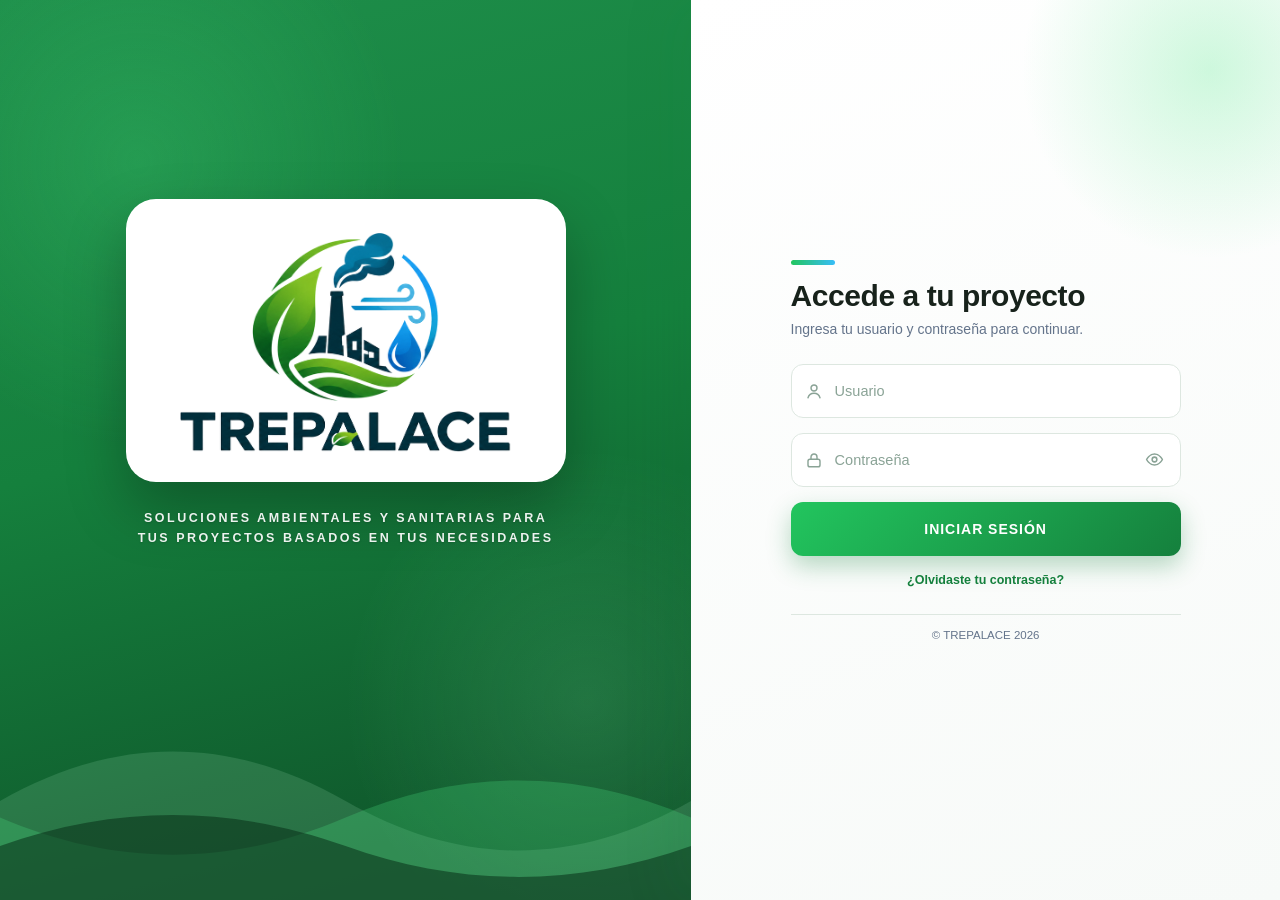
<file: index.html>
<!DOCTYPE html>
<html lang="es">
<head>
<meta charset="UTF-8">
<title>Trepalace</title>
<meta name="viewport" content="width=device-width, initial-scale=1.0">

<link rel="stylesheet" href="css/estilos.css">
</head>

<body class="modo-hub">

<!-- =======================================================
   INICIO DE SESION
   ======================================================= -->
<div id="login-wrap">
  <section class="lg-visual">
    <div class="lg-capa" id="lg-viento"></div>
    <div class="lg-capa" id="lg-burb"></div>
    <div class="lg-capa" id="lg-hojas"></div>
    <div class="lg-centro">
      <div class="lg-logo"><img class="em" alt="" src="img/logo_emblema.png"><img class="tx" alt="TREPALACE" src="img/logo_nombre.png"></div>
      <div class="lg-lema">Soluciones ambientales y sanitarias para tus proyectos basados en tus necesidades</div>
    </div>
    <div class="lg-olas" aria-hidden="true">
      <div class="lg-ola lg-o1"><svg viewBox="0 0 1200 120" preserveAspectRatio="none"><path d="M0 60 C100 20 200 20 300 60 S500 100 600 60 S800 20 900 60 S1100 100 1200 60 V120H0Z"/></svg></div>
      <div class="lg-ola lg-o2"><svg viewBox="0 0 1200 120" preserveAspectRatio="none"><path d="M0 70 C100 100 200 100 300 70 S500 40 600 70 S800 100 900 70 S1100 40 1200 70 V120H0Z"/></svg></div>
      <div class="lg-ola lg-o3"><svg viewBox="0 0 1200 120" preserveAspectRatio="none"><path d="M0 80 C100 55 200 55 300 80 S500 105 600 80 S800 55 900 80 S1100 105 1200 80 V120H0Z"/></svg></div>
    </div>
  </section>
  <section class="lg-lado">
    <div id="lg-card">
      <div class="lg-barra"></div>
      <h2>Accede a tu proyecto</h2>
      <p class="lg-sub">Ingresa tu usuario y contraseña para continuar.</p>
      <div class="lg-campo">
        <input id="lg-u" placeholder=" " autocomplete="username"><label for="lg-u">Usuario</label>
        <svg class="ico" viewBox="0 0 24 24" fill="none" stroke="currentColor" stroke-width="1.9" stroke-linecap="round" stroke-linejoin="round"><circle cx="12" cy="8" r="4"/><path d="M4 21c1.2-4 4.2-6 8-6s6.8 2 8 6"/></svg>
      </div>
      <div class="lg-campo">
        <input id="lg-p" type="password" placeholder=" " autocomplete="current-password"><label for="lg-p">Contraseña</label>
        <svg class="ico" viewBox="0 0 24 24" fill="none" stroke="currentColor" stroke-width="1.9" stroke-linecap="round" stroke-linejoin="round"><rect x="4" y="11" width="16" height="10" rx="2.5"/><path d="M8 11V8a4 4 0 0 1 8 0v3"/></svg>
        <button type="button" class="lg-ojo" id="lg-ojo" aria-label="Mostrar u ocultar contraseña"><svg viewBox="0 0 24 24" fill="none" stroke="currentColor" stroke-width="1.9" stroke-linecap="round" stroke-linejoin="round"><path d="M2 12s3.6-7 10-7 10 7 10 7-3.6 7-10 7S2 12 2 12z"/><circle cx="12" cy="12" r="3"/></svg></button>
      </div>
      <div id="login-err" role="alert"></div>
      <button id="lg-btn" type="button" onclick="lgEntrar()"><span class="txt">INICIAR SESIÓN</span><span class="giro"></span></button>
      <button type="button" class="lg-olvido" onclick="var e=document.getElementById('login-err');e.textContent='Solicita el restablecimiento de tu contraseña al administrador del proyecto.';e.style.display='block'">¿Olvidaste tu contraseña?</button>
      <div class="lg-pie">© TREPALACE 2026 </div>
    </div>
  </section>
</div>

<!-- =======================================================
   PANTALLA PRINCIPAL DE PROYECTOS 
   ======================================================= -->
<div id="hub">
  <header class="hub-top">
    <div class="marca"><img class="em" alt="" src="img/logo_emblema.png"><img class="tx" alt="TREPALACE" src="img/logo_nombre.png"></div>
    <div class="esp"></div>
    <div class="hub-usr"><span class="sb-av" id="hub-av">?</span><div><b id="hub-nom"></b><small>Sesión activa</small></div></div>
    <button class="hub-salir" onclick="lgSalir()"><span data-ic="salir"></span>Salir</button>
  </header>
  <main class="hub-main">
    <section class="hub-hero">
      <div>
        <div class="eyebrow">Plataforma de diseño</div>
        <h1 id="hub-saludo">Bienvenido</h1>
        <p>Herramienta de cálculo y diseño de infraestructura para agua potable, saneamiento básico y residuos sólidos, basada en el Reglamento Técnico del Sector de Agua Potable y Saneamiento Básico (RAS) y la normativa colombiana vigente. Selecciona el tipo de proyecto para iniciar o continuar su memoria de cálculo.</p>
      </div>
      <div class="em-grande" aria-hidden="true"><img alt="" src="img/logo_emblema.png"></div>
    </section>
    <div class="hub-resumen" id="hub-resumen"></div>
    <div class="dash-h"><h2>¿Qué vas a diseñar hoy?</h2></div>
    <div class="tipo-grid" id="tipo-grid"></div>
  </main>
</div>

<!-- =======================================================
   BARRA SUPERIOR EN CELULAR 
   ======================================================= -->
<header class="m-bar" id="m-bar"><button class="sb-burger" id="sb-burger" aria-label="Abrir menú" aria-controls="topbar" aria-expanded="false" onclick="sbAbrirMovil()"><span data-ic="menu"></span></button><div class="m-logo"><img class="em" alt="" src="img/logo_emblema.png"><img class="tx" alt="TREPALACE" src="img/logo_nombre.png"></div></header>
<div class="sb-scrim" id="sb-scrim" onclick="sbCerrarMovil()"></div>
<nav class="rail" id="rail" aria-label="Tipos de proyecto">
  <div class="rail-logo"><img src="img/logo_emblema.png" alt="TREPALACE"></div>
  <button class="rail-btn" data-tip="Todos los proyectos" aria-label="Todos los proyectos" onclick="mostrarProyectos()"><span data-ic="grid"></span></button>
  <div class="rail-sep"></div>
  <div id="rail-tipos" style="display:flex;flex-direction:column;gap:6px"></div>
  <div class="rail-esp"></div>
  <div class="sb-av" id="rail-av">?</div>
  <button class="rail-btn rail-out" data-tip="Cerrar sesión" aria-label="Cerrar sesión" onclick="lgSalir()"><span data-ic="salir"></span></button>
</nav>

<!-- =======================================================
   BARRA LATERAL
   ======================================================= -->
<aside class="sb" id="topbar" aria-label="Navegación principal">
  <div class="sb-head"><div id="sb-marca" style="display:contents"></div>
    <button class="sb-collapse" id="sb-collapse" onclick="sbAlternar()" aria-expanded="true" aria-label="Contraer menú" title="Contraer menú"><span data-ic="colapsar"></span></button></div>
  <nav class="sb-scroll"></nav>
  <div class="sb-foot"><div class="lbl">Cuenta</div><div class="sb-usr"><div class="sb-av" id="sb-av">?</div><div class="sb-who"><span class="tb-user" id="tb-user"></span><small id="sb-ses">Sesión activa</small></div>
    <button class="tb-out" onclick="lgSalir()" title="Cerrar sesión" aria-label="Cerrar sesión"><span data-ic="salir"></span><span class="lb">Salir</span></button></div></div>
</aside>
<div class="ui-toast" id="ui-toast" role="status" aria-live="polite"></div>


<div class="overlay" id="overlay">
  <div class="modal-box" id="modal-box" role="alertdialog" aria-modal="true" aria-labelledby="modal-title" aria-describedby="modal-msg">
    <div class="md-head"><span class="md-ico" id="modal-ico"></span><h3 id="modal-title"></h3></div>
    <p id="modal-msg"></p>
    <div class="md-actions"><button class="btn btn-cancel" onclick="cerrarModal()">Cancelar</button><button class="btn btn-ok" id="modal-ok" onclick="modalAceptar()">Aceptar</button></div>
  </div>
</div>


<!-- =======================================================
   1. NÚCLEO (general, sin datos de ningún módulo)
   ======================================================= -->
<!-- Configuración: usuarios, TIPOS de proyecto (estado, descripción, imagen), grupos del menú e iconos -->
<script src="js/nucleo/configuracion.js"></script>
<!-- Utilidades: formato de números, redondeo, escape -->
<script src="js/nucleo/utilidades.js"></script>
<!-- Campos de formulario y tablas compartidas -->
<script src="js/nucleo/campos.js"></script>
<!-- Registro de módulos (MODULOS) y filtro por tipo de proyecto -->
<script src="js/nucleo/registro_modulos.js"></script>
<!-- Guardado en el navegador y archivo .json (separado por tipo de proyecto) -->
<script src="js/nucleo/almacenamiento.js"></script>
<!-- Revisión de errores, advertencias y avisos -->
<script src="js/nucleo/revision.js"></script>
<!-- Memoria de cálculo desplegable -->
<script src="js/nucleo/memoria.js"></script>
<!-- Cotas y marcadores comunes de los dibujos SVG -->
<script src="js/nucleo/svg_comun.js"></script>
<!-- Inicio y cierre de sesión -->
<script src="js/nucleo/sesion.js"></script>
<!-- Decoración animada del login (hojas y viento) -->
<script src="js/nucleo/login_decor.js"></script>
<!-- Pantalla principal de proyectos, riel lateral y cambio de tipo -->
<script src="js/nucleo/proyectos.js"></script>
<!-- Menú, vistas, Inicio de cada tipo e impresión -->
<script src="js/nucleo/navegacion.js"></script>
<!-- Recálculo automático al editar un campo -->
<script src="js/nucleo/autocalculo.js"></script>

<!-- =======================================================
   2. STAR · SISTEMAS DE TRATAMIENTO DE AGUA RESIDUAL (js/modulos/star/)
   ======================================================= -->
<!-- Datos preliminares: tablas del RAS (dotaciones, niveles de complejidad, coeficientes, infiltración) -->
<script src="js/modulos/star/datos_preliminares/tablas.js"></script>
<script src="js/modulos/star/datos_preliminares/datos_preliminares.js"></script>
<!-- Términos de referencia: rangos, tarjetas de parámetros y ventana del proyecto -->
<script src="js/modulos/star/terminos_referencia/rangos.js"></script>
<script src="js/modulos/star/terminos_referencia/tarjetas.js"></script>
<script src="js/modulos/star/terminos_referencia/terminos_referencia.js"></script>
<!-- Proyección poblacional: censos DANE y métodos lineal, geométrico y exponencial -->
<script src="js/modulos/star/proyeccion_poblacional/dane_datos.js"></script>
<script src="js/modulos/star/proyeccion_poblacional/proyeccion_poblacional.js"></script>
<!-- Caudal de diseño: doméstico, no doméstico, infiltración y conexiones erradas -->
<script src="js/modulos/star/caudal/caudal.js"></script>
<!-- Rejilla: cribado, dimensiones, barrotes y pérdidas de carga (dibujo + cálculo) -->
<script src="js/modulos/star/rejilla/rejilla_svg.js"></script>
<script src="js/modulos/star/rejilla/rejilla.js"></script>
<!-- Aducción: canal y tubería entre rejilla y desarenador, golpe de ariete (dibujo + cálculo) -->
<script src="js/modulos/star/aduccion/aduccion_svg.js"></script>
<script src="js/modulos/star/aduccion/aduccion.js"></script>
<!-- Desarenador: remoción de arena fina por sedimentación (dibujo + cálculo) -->
<script src="js/modulos/star/desarenador/desarenador_svg.js"></script>
<script src="js/modulos/star/desarenador/desarenador.js"></script>
<!-- Canaleta Parshall: garganta, resalto hidráulico, gradiente de velocidad y cresta (dibujo + cálculo) -->
<script src="js/modulos/star/parshall/parshall_svg.js"></script>
<script src="js/modulos/star/parshall/parshall.js"></script>
<!-- Próximamente: Módulo 7 (clarificación) y Módulo 8 (desinfección) -->
<script src="js/modulos/star/proximos/proximos.js"></script>

<!-- =======================================================
   3. STAP · SISTEMAS DE TRATAMIENTO DE AGUA POTABLE (js/modulos/stap/)
   ======================================================= -->
<!-- Próximamente: datos, proyección, caudal, mezcla rápida, floculador, sedimentador, filtración, desinfección y almacenamiento -->
<script src="js/modulos/stap/proximos/proximos_STAP.js"></script>

<!-- =======================================================
   4. IHS · REDES E INSTALACIONES HIDROSANITARIAS (js/modulos/ihs/)
   ======================================================= -->
<!-- Próximamente: datos, aparatos, agua fría y caliente, desagües, aguas lluvias, acueducto y alcantarillados -->
<script src="js/modulos/ihs/proximos/proximos_IHS.js"></script>

<!-- =======================================================
   5. RS · DISEÑO DE RELLENO SANITARIO (js/modulos/rs/)
   ======================================================= -->
<!-- Próximamente: datos, proyección, generación, volumen y área, celda diaria, lixiviados, gases y vida útil -->
<script src="js/modulos/rs/proximos/proximos_RS.js"></script>

<!-- Módulo nuevo: agrega aquí sus <script>, dentro del bloque de su tipo de proyecto. -->

<!-- =======================================================
   6. ARRANQUE 
   ======================================================= -->
<script src="js/nucleo/inicializacion.js"></script>

</body>
</html>
</file>
<file: css/estilos.css>
:root{
    --fondo:#F7FAF8;
    --blanco:#FFFFFF;
    --verde:#16A34A;
    --verde-oscuro:#15803D;
    --verde-claro:#DCFCE7;
    --verde-muy-claro:#F0FDF4;
    --texto:#17221B;
    --gris:#64748B;
    --borde:#DDE7E0;
    --rojo:#DC2626;
    --rojo-oscuro:#B91C1C;}
  *{box-sizing:border-box;}
  html,body{
    margin:0;padding:0;height:100%;
    background:var(--fondo);
    color:var(--texto);
    font-family:"Segoe UI", "Helvetica Neue", Arial, sans-serif;}
  .layout{display:flex;height:100vh;width:100%;}

  /* ===================== SIDEBAR ===================== */
  .sidebar{
    width:250px;min-width:250px;
    background:var(--blanco);
    border-right:1px solid var(--borde);
    display:flex;flex-direction:column;
    overflow-y:auto;
  }
  .logo-emoji{font-size:40px;text-align:center;padding-top:25px;line-height:1;}
  .brand-title{text-align:center;font-weight:700;font-size:18px;margin-top:3px;}
  .brand-sub{text-align:center;font-size:12px;color:var(--verde);padding:0 15px;margin:0 0 25px;line-height:1.4;}
  .menu-btn{
    display:flex;align-items:center;height:42px;margin:4px 12px;border-radius:8px;
    padding-left:14px;cursor:pointer;font-weight:600;font-size:13.5px;color:var(--texto);
    background:transparent;border:none;text-align:left;width:calc(100% - 24px);
    transition:background-color .12s ease;
  }
  .menu-btn .ico{margin-right:8px;}
  .menu-btn.active{background:var(--verde-oscuro);color:#fff;}
  .menu-btn:not(.active):hover{background:var(--verde-claro);}

  /* ===================== CONTENT ===================== */
  .content{flex:1;overflow-y:auto;padding:16px 20px;}
  .titulo h1{font-size:24px;font-weight:700;margin:15px 0 3px;}
  .titulo p{font-size:12px;color:var(--gris);margin:0 0 15px;}

  .card{background:var(--blanco);border:1px solid var(--borde);border-radius:12px;margin:6px 0 16px;overflow:hidden;}
  .card-title{font-size:16px;font-weight:700;padding:15px 20px 5px;}
  .card-sub{font-size:11.5px;color:var(--gris);padding:0 20px 12px;}

  .row{display:flex;gap:10px;padding:0 15px 15px;flex-wrap:wrap;}
  .row > *{flex:1;min-width:160px;}

  .campo{background:var(--verde-muy-claro);border:1px solid var(--borde);border-radius:9px;padding:6px 10px 7px;}
  .campo label{font-size:11px;font-weight:700;color:var(--gris);display:block;margin-bottom:2px;}
  .campo input, .campo select{
    width:100%;border:0;background:transparent;font-size:14px;color:var(--texto);outline:none;
    font-family:inherit;padding:4px 0;
  }
  .campo input[readonly]{color:var(--gris);}

  .field-block{padding:0 20px;}
  .field-block label{display:block;color:var(--gris);font-size:13px;margin-bottom:3px;}
  select.big-select, input.big-input{
    width:100%;height:36px;border:1px solid var(--borde);border-radius:8px;background:var(--blanco);
    color:var(--texto);font-size:14px;padding:0 10px;margin-bottom:15px;font-family:inherit;
  }
  input.big-input::placeholder{color:#9CA8A0;}

  .opciones-datos{display:flex;gap:10px;padding:0 0 10px;}
  .opcion-btn{
    flex:1;height:120px;border:none;border-radius:12px;background:var(--verde-oscuro);color:#fff;
    font-weight:700;font-size:15px;cursor:pointer;display:flex;flex-direction:column;
    align-items:center;justify-content:center;gap:8px;transition:background-color .12s ease;
  }
  .opcion-btn .emoji{font-size:28px;}
  .opcion-btn:hover{background:var(--verde);}

  .info-fuente{
    background:var(--verde-muy-claro);border:1px solid var(--borde);border-radius:10px;
    display:flex;align-items:center;justify-content:space-between;padding:12px 15px;margin:10px 0;
  }
  .info-fuente .txt{font-weight:700;color:var(--verde-oscuro);font-size:13px;white-space:pre-line;}
  .btn{
    border:none;border-radius:8px;cursor:pointer;font-weight:700;font-family:inherit;
    transition:background-color .12s ease;
  }
  .btn-primary{background:var(--verde-oscuro);color:#fff;height:44px;font-size:13px;width:100%;}
  .btn-primary:hover{background:var(--verde);}
  .btn-danger{background:var(--rojo);color:#fff;height:32px;padding:0 14px;font-size:12.5px;}
  .btn-danger:hover{background:var(--rojo-oscuro);}
  .btn-toggle{background:var(--verde-oscuro);color:#fff;height:30px;padding:0 14px;font-size:12px;border-radius:8px;}
  .btn-toggle:hover{background:var(--verde);}
  .btn-show{background:var(--verde-oscuro);color:#fff;height:34px;padding:0 18px;font-size:13px;border-radius:8px;}
  .btn-show:hover{background:var(--verde);}

  .anios-box{
    background:var(--verde-muy-claro);border:1px solid var(--borde);border-radius:10px;
    margin:0 20px 15px;max-height:130px;overflow-y:auto;padding:8px 15px;
  }
  .anios-box label{display:flex;align-items:center;gap:8px;font-size:13px;padding:2px 0;color:var(--texto);cursor:pointer;}
  .anios-box input{accent-color:var(--verde);}

  table.datatable{width:100%;border-collapse:collapse;margin:0 20px 15px;width:calc(100% - 40px);}
  table.datatable thead th{
    background:var(--verde-oscuro);color:#fff;font-size:11.5px;font-weight:700;
    padding:9px 6px;text-align:center;
  }
  table.datatable tbody td{padding:8px 6px;text-align:center;font-size:13px;border-bottom:1px solid var(--borde);}
  table.datatable tbody tr:nth-child(odd){background:var(--verde-muy-claro);}
  table.datatable tbody tr:nth-child(even){background:var(--blanco);}
  .table-scroll{max-height:340px;overflow-y:auto;margin:0 20px 15px;border-radius:8px;border:1px solid var(--borde);}
  .table-scroll table{margin:0;width:100%;}

  .manual-table{width:calc(100% - 40px);margin:0 20px 15px;border-collapse:collapse;background:var(--verde-muy-claro);
    border:1px solid var(--borde);border-radius:10px;overflow:hidden;}
  .manual-table th{font-size:11px;font-weight:700;padding:8px;text-align:center;}
  .manual-table td{padding:4px 8px;text-align:center;}
  .manual-table input{width:100%;height:30px;border:1px solid var(--borde);border-radius:6px;padding:0 8px;font-family:inherit;}

  .param-grid{display:flex;margin:0 20px 15px;background:var(--verde-muy-claro);border:1px solid var(--borde);border-radius:10px;overflow:hidden;}
  .param-col{flex:1;text-align:center;padding:12px 8px;}
  .param-col .lbl{font-size:11px;font-weight:700;color:var(--verde-oscuro);white-space:pre-line;}
  .param-col .val{font-size:18px;font-weight:700;color:var(--texto);margin-top:6px;}

  .controles-card{display:flex;align-items:center;flex-wrap:wrap;gap:10px;padding:15px 20px;}
  .controles-card .metodos-wrap{display:flex;align-items:center;gap:14px;flex-wrap:wrap;}
  .controles-card label.chk{display:flex;align-items:center;gap:5px;font-size:13.5px;font-weight:600;cursor:pointer;}
  .controles-card input[type=checkbox]{accent-color:var(--verde);width:16px;height:16px;}
  .controles-card select{height:34px;border:1px solid var(--borde);border-radius:8px;background:#fff;padding:0 8px;font-family:inherit;}
  .controles-card .spacer{flex:1;}

  .grafico-card{background:var(--blanco);border:1px solid var(--borde);border-radius:12px;padding:14px;min-height:420px;}
  .valores-panel{background:var(--verde-muy-claro);border-radius:10px;margin-top:10px;padding:14px;text-align:center;}
  .valores-panel h4{margin:0 0 8px;color:var(--verde-oscuro);font-size:14px;font-weight:700;}
  .valores-row{display:flex;justify-content:center;gap:30px;flex-wrap:wrap;}
  .valor-item{font-size:12.5px;font-weight:700;color:var(--texto);text-align:center;white-space:pre-line;}

  .resultados-row{display:flex;gap:10px;padding:0 20px 15px;flex-wrap:wrap;}
  .res-col{flex:1;min-width:150px;border-radius:8px;padding:10px 8px;text-align:center;}
  .res-col.verde{background:var(--verde-muy-claro);}
  .res-col.blanco{background:var(--blanco);border:1px solid var(--borde);}
  .res-col .titulo-met{font-weight:700;font-size:13px;color:var(--verde-oscuro);margin-bottom:4px;}
  .res-col.blanco .titulo-met{color:var(--texto);}
  .res-col .valor-met{font-weight:700;font-size:13px;color:var(--texto);}
  .res-col .nivel-met{font-weight:700;font-size:14px;color:var(--verde-oscuro);}
  .res-col .aplica-si{font-weight:700;font-size:14px;color:var(--verde-oscuro);}
  .res-col .aplica-no{font-weight:700;font-size:14px;color:#C62828;}

  .mensaje-vacio{color:var(--gris);text-align:center;padding:80px 20px;font-size:14px;}

  /* toast / modal informativos */
  .overlay{
    position:fixed;inset:0;background:rgba(0,0,0,.35);display:none;align-items:center;justify-content:center;z-index:999;
  }
  .overlay.show{display:flex;}
  .modal-box{
    background:#fff;border-radius:12px;max-width:420px;width:90%;padding:22px 24px;
    box-shadow:0 12px 40px rgba(0,0,0,.25);
  }
  .modal-box h3{margin:0 0 10px;font-size:16px;color:var(--texto);display:flex;align-items:center;gap:8px;}
  .modal-box p{white-space:pre-line;font-size:13.5px;color:var(--texto);line-height:1.5;margin:0 0 16px;}
  .modal-box .btn-ok{background:var(--verde-oscuro);color:#fff;height:38px;padding:0 20px;border-radius:8px;float:right;}
  .modal-box .btn-ok:hover{background:var(--verde);}
  .modal-box.err h3{color:var(--rojo);}
  .modal-box::after{content:"";display:block;clear:both;}

  ::-webkit-scrollbar{width:9px;height:9px;}
  ::-webkit-scrollbar-thumb{background:var(--verde);border-radius:5px;}
  ::-webkit-scrollbar-thumb:hover{background:var(--verde-oscuro);}

.layout{height:calc(100vh - 54px)!important;}
#login-wrap{position:fixed;inset:0;z-index:2000;background:#fff;font-family:"Segoe UI","Helvetica Neue",Arial,sans-serif;overflow:hidden;transition:opacity .45s}
#login-wrap *{box-sizing:border-box}
.lg-visual{position:absolute;left:0;top:0;bottom:0;width:54%;overflow:hidden;background:radial-gradient(55% 45% at 22% 22%,rgba(74,222,128,.28),transparent 70%),radial-gradient(50% 40% at 85% 75%,rgba(56,189,248,.20),transparent 70%),linear-gradient(180deg,#F3FEF7,#D3F2E2)}
.lg-capa{position:absolute;inset:0;pointer-events:none}
.lg-hoja,.lg-viento,.lg-burb{position:absolute;will-change:transform}
.lg-hoja{top:-60px}.lg-viento{left:-220px;opacity:0}.lg-burb{bottom:-70px;color:#16A34A}
.lg-centro{position:absolute;inset:0 0 17% 0;display:flex;flex-direction:column;align-items:center;justify-content:center;padding:0 7%;z-index:3}
.lg-logo{width:min(100%,430px);filter:drop-shadow(0 14px 18px rgba(21,128,61,.20));animation:lgFlota 7s ease-in-out infinite}
.lg-logo{display:flex;flex-direction:column;align-items:center}.lg-logo img{display:block;height:auto}.lg-logo .em{width:62%}.lg-logo .tx{width:80%;margin-top:6px}
.lg-lema{margin-top:18px;font-size:12.5px;letter-spacing:.2em;font-weight:700;text-transform:uppercase;text-align:center;max-width:440px;line-height:1.6;color:var(--verde-oscuro)}
.lg-tags{display:flex;gap:8px;flex-wrap:wrap;justify-content:center;margin-top:14px}
.lg-tags span{display:inline-flex;align-items:center;gap:6px;font-size:11.5px;font-weight:700;color:var(--verde-oscuro);background:rgba(255,255,255,.75);border:1px solid rgba(22,163,74,.25);padding:6px 11px;border-radius:99px}
.lg-tags svg{width:14px;height:14px}
.lg-olas{position:absolute;left:0;right:0;bottom:0;height:22%;z-index:4;overflow:hidden}
.lg-ola{position:absolute;left:0;bottom:0;width:200%;height:100%}.lg-ola svg{display:block;width:100%;height:100%}
.lg-o1{animation:lgOla 17s linear infinite}.lg-o1 path{fill:rgba(125,211,252,.55)}
.lg-o2{animation:lgOla 12s linear infinite reverse}.lg-o2 path{fill:rgba(134,239,172,.85)}
.lg-o3{animation:lgOla 9s linear infinite;bottom:-6%}.lg-o3 path{fill:#22c55e}
.lg-lado{position:absolute;left:54%;right:0;top:0;bottom:0;box-shadow:-18px 0 50px rgba(21,128,61,.10);z-index:5;display:flex;align-items:center;justify-content:center;padding:28px;background:linear-gradient(160deg,#fff,#F7FAF8);overflow:auto}
.lg-lado::before{content:"";position:absolute;right:-120px;top:-120px;width:380px;height:380px;border-radius:50%;background:radial-gradient(circle,rgba(134,239,172,.40),transparent 70%);pointer-events:none}
#lg-card{position:relative;width:100%;max-width:390px;animation:lgEntra .7s cubic-bezier(.22,.8,.3,1) both}
.lg-chip{display:inline-flex;align-items:center;gap:8px;font-size:11.5px;font-weight:800;letter-spacing:.14em;color:var(--verde-oscuro);background:var(--verde-claro);padding:7px 12px;border-radius:99px}
.lg-chip svg{width:15px;height:15px}
#lg-card h2{margin:14px 0 0;font-size:30px;font-weight:800;letter-spacing:-.015em;text-align:left}
#lg-card .lg-sub{margin:6px 0 24px;color:var(--gris);font-size:14px;line-height:1.5}
.lg-campo{position:relative;margin-bottom:15px}
.lg-campo .ico{position:absolute;left:14px;top:50%;transform:translateY(-50%);width:18px;height:18px;color:#8aa396;pointer-events:none;transition:color .2s}
.lg-campo input{width:100%;height:54px;padding:18px 44px 0 44px;font:inherit;font-size:15px;color:var(--texto);background:#fff;border:1.5px solid var(--borde);border-radius:12px;outline:none;transition:border-color .2s,box-shadow .2s}
.lg-campo label{position:absolute;left:44px;top:50%;transform:translateY(-50%);margin:0;color:#8aa396;font-size:14.5px;font-weight:400;pointer-events:none;transition:all .18s ease}
.lg-campo input:focus+label,.lg-campo input:not(:placeholder-shown)+label{top:16px;font-size:11px;font-weight:800;letter-spacing:.05em;color:var(--verde-oscuro)}
.lg-campo input:focus{border-color:var(--verde);box-shadow:0 0 0 4px rgba(22,163,74,.18)}
.lg-campo input:focus~.ico{color:var(--verde)}
.lg-ojo{position:absolute;right:8px;top:50%;transform:translateY(-50%);width:36px;height:36px;border:0;background:none;border-radius:9px;cursor:pointer;color:#8aa396;display:grid;place-items:center}
.lg-ojo:hover{background:var(--verde-muy-claro);color:var(--verde-oscuro)}.lg-ojo svg{width:19px;height:19px}
#login-err{min-height:18px;margin:-4px 0 10px;color:var(--rojo);font-size:13px;font-weight:700;display:none}
#lg-btn{position:relative;width:100%;height:54px;border:0;border-radius:12px;cursor:pointer;color:#fff;font:inherit;font-weight:800;letter-spacing:.07em;font-size:14px;background:linear-gradient(135deg,#22c55e,var(--verde-oscuro));box-shadow:0 10px 24px rgba(21,128,61,.30);overflow:hidden;transition:transform .15s,box-shadow .2s}
#lg-btn:hover{transform:translateY(-1px);box-shadow:0 14px 28px rgba(21,128,61,.38)}
#lg-btn::before{content:"";position:absolute;top:0;left:-60%;width:40%;height:100%;background:linear-gradient(100deg,transparent,rgba(255,255,255,.38),transparent);transform:skewX(-20deg);transition:left .6s}
#lg-btn:hover::before{left:130%}
#lg-btn .giro{display:none;width:20px;height:20px;border:3px solid rgba(255,255,255,.4);border-top-color:#fff;border-radius:50%;animation:lgRota .7s linear infinite;margin:0 auto}
#lg-btn.cargando .txt{display:none}#lg-btn.cargando .giro{display:block}
.lg-olvido{display:block;margin:16px auto 0;background:none;border:0;color:var(--verde-oscuro);font:inherit;font-size:12.5px;font-weight:700;cursor:pointer}
.lg-olvido:hover{text-decoration:underline}
.lg-pie{margin-top:26px;padding-top:14px;border-top:1px solid var(--borde);text-align:center;font-size:11.5px;color:var(--gris)}
#lg-card.lg-sacude{animation:lgSacude .5s cubic-bezier(.36,.07,.19,.97)}
.lg-barra{width:44px;height:5px;border-radius:99px;background:linear-gradient(90deg,#22c55e,#38bdf8)}
@keyframes lgFlota{0%,100%{transform:translateY(0)}50%{transform:translateY(-9px)}}
@keyframes lgOla{to{transform:translateX(-50%)}}
@keyframes lgSube{to{transform:translateY(-50%)}}
@keyframes lgEntra{from{opacity:0;transform:translateY(16px);filter:blur(6px)}to{opacity:1;transform:none;filter:none}}
@keyframes lgRota{to{transform:rotate(360deg)}}
@keyframes lgSacude{10%,90%{transform:translateX(-2px)}20%,80%{transform:translateX(4px)}30%,50%,70%{transform:translateX(-7px)}40%,60%{transform:translateX(7px)}}
@media (max-width:860px){
  #login-wrap{overflow:auto}
  .lg-visual{position:relative;width:100%;height:36vh;min-height:230px}
  .lg-lema,.lg-tags{display:none}
  .lg-centro{inset:0 0 12% 0}.lg-logo{width:min(78vw,290px);padding:14px 16px 12px}
  .lg-lado{position:relative;left:auto;right:auto;top:auto;bottom:auto;min-height:64vh;margin-top:-26px;border-radius:26px 26px 0 0;z-index:5;padding:24px 22px 40px;align-items:flex-start;overflow:hidden}
}
@media (prefers-reduced-motion:reduce){#login-wrap *{animation:none!important}#login-wrap #lg-card.lg-sacude{animation:lgSacude .5s cubic-bezier(.36,.07,.19,.97)!important}}
.vista{display:none;}
.vista.on{display:block;}
.pane{height:calc(100vh - 54px);overflow-y:auto;padding:16px 26px 60px;}
.pane .titulo h1{font-size:24px;font-weight:700;margin:10px 0 3px;}
.pane .titulo p{font-size:12px;color:var(--gris);margin:0 0 15px;}
.conv{display:flex;gap:16px;flex-wrap:wrap;padding:0 20px 14px;font-size:11px;color:var(--gris);}
.conv span{display:flex;align-items:center;gap:5px;}
.dot{width:11px;height:11px;border-radius:3px;display:inline-block;}
.d-ins{background:#FEF3C7;border:1px solid #FCD34D;}
.d-cal{background:var(--verde-claro);border:1px solid var(--verde);}
.d-bus{background:#DBEAFE;border:1px solid #60A5FA;}
.aviso{margin:0 20px 14px;background:#FEF3C7;border:1px solid #FCD34D;border-radius:9px;padding:11px 14px;font-size:12.5px;color:#92400E;line-height:1.55;}
.aviso b{color:#78350F;}
.aviso button{margin-top:8px;background:var(--verde-oscuro);color:#fff;border:none;border-radius:7px;height:30px;padding:0 13px;font-family:inherit;font-size:12px;font-weight:700;cursor:pointer;}
.link-ok{margin:0 20px 14px;background:var(--verde-muy-claro);border:1px solid var(--verde-claro);border-radius:9px;padding:11px 14px;font-size:12.5px;color:var(--verde-oscuro);line-height:1.6;}
.res-table{width:calc(100% - 40px);margin:0 20px 8px;border-collapse:collapse;}
.res-table thead th{background:var(--verde-oscuro);color:#fff;font-size:11.5px;font-weight:700;padding:9px 10px;text-align:left;}
.res-table thead th:last-child{text-align:right;}
.res-table tbody tr.fila{border-bottom:1px solid var(--borde);cursor:pointer;}
.res-table tbody tr.fila:nth-child(4n+1){background:var(--verde-muy-claro);}
.res-table tbody tr.fila:hover{background:var(--verde-claro);}
.res-table td{padding:9px 10px;font-size:13px;vertical-align:middle;}
.res-table td.val{text-align:right;font-weight:700;white-space:nowrap;}
.res-table td.uni{text-align:right;color:var(--gris);font-size:11.5px;width:78px;}
.res-table .cr{width:22px;color:var(--verde);font-weight:700;}
.res-table tr.seccion td{background:var(--verde-claro);color:var(--verde-oscuro);font-weight:700;font-size:12px;padding:7px 10px;letter-spacing:.3px;}
.res-table tr.final td{background:var(--verde-oscuro);color:#fff;font-size:14px;font-weight:700;}
.res-table tr.final td.uni{color:#D9F7E4;}
.memo{display:none;}
.memo.open{display:table-row;}
.memo td{background:var(--fondo);border-left:3px solid var(--verde);padding:12px 16px;}
.memo .lb{font-size:10.5px;font-weight:700;color:var(--gris);letter-spacing:.6px;margin:7px 0 2px;}
.memo .fx{font-family:inherit;font-size:14px;color:var(--texto);margin:3px 0;}
.memo .fx.num{color:#64748b;}
.memo .fx.fin{color:var(--verde-oscuro);font-weight:700;}
.memo .org{font-size:11.5px;color:var(--gris);line-height:1.6;margin-top:7px;border-top:1px dashed var(--borde);padding-top:6px;}
.memo .warn{color:#B45309;font-weight:700;}
.acciones{padding:0 20px 18px;display:flex;gap:9px;flex-wrap:wrap;}
.acciones .btn{height:38px;padding:0 16px;font-size:12.5px;}
.btn-sec{background:var(--verde-claro);color:var(--verde-oscuro);height:38px;padding:0 16px;border:none;border-radius:8px;font-family:inherit;font-weight:700;font-size:12.5px;cursor:pointer;}
.btn-sec:hover{background:#BBF7D0;}
.svg-wrap svg{display:block;margin:0 auto;}
.svg-wrap{margin:0 20px 16px;background:var(--blanco);border:1px solid var(--borde);border-radius:10px;padding:10px;overflow-x:auto;}
.ro input,.ro select{pointer-events:none;background:#F1F5F4;color:var(--gris);}
.solo-lectura .pane input,.solo-lectura .pane select{pointer-events:none;background:#F1F5F4;color:var(--gris);}
.solo-lectura .pane .btn-primary{opacity:.45;pointer-events:none;}

.subbar{background:var(--blanco);border-bottom:1px solid var(--borde);display:flex;align-items:center;gap:6px;padding:10px 20px;flex-wrap:wrap;}
.subtab-btn{height:36px;padding:0 14px;border:none;border-radius:8px;background:transparent;color:var(--texto);font-family:inherit;font-weight:700;font-size:12.5px;cursor:pointer;}
.subtab-btn:hover{background:var(--verde-claro);}
.subtab-btn.active{background:var(--verde-oscuro);color:#fff;}
.content-full{padding:16px 20px 60px;overflow-y:auto;height:calc(100vh - 54px - 57px);}
.inicio-hero{text-align:center;padding:34px 20px 10px;}
.inicio-hero .lg{font-size:46px;}
.inicio-hero h1{font-size:22px;margin:6px 0 2px;}
.inicio-hero .sub{font-size:12.5px;color:var(--verde);line-height:1.5;margin-bottom:10px;}
.inicio-hero p{max-width:640px;margin:0 auto;font-size:13.5px;color:var(--gris);line-height:1.6;}
.mod-grid{display:grid;grid-template-columns:repeat(auto-fit,minmax(210px,1fr));gap:14px;padding:22px 20px 40px;max-width:1200px;margin:0 auto;}
.mod-card{background:var(--blanco);border:1px solid var(--borde);border-radius:12px;padding:18px;cursor:pointer;transition:transform .1s, box-shadow .1s;}
.mod-card:hover{box-shadow:0 6px 18px rgba(21,128,61,.15);transform:translateY(-2px);border-color:var(--verde-claro);}
.mod-card .ico{font-size:26px;margin-bottom:8px;}
.mod-card .t{font-weight:700;font-size:13.5px;margin-bottom:4px;}
.mod-card .d{font-size:11.5px;color:var(--gris);line-height:1.5;}
.mod-card .badge2{display:inline-block;margin-top:8px;font-size:10px;font-weight:700;padding:2px 8px;border-radius:20px;}
.badge2.ok{background:var(--verde-claro);color:var(--verde-oscuro);}
.badge2.no{background:#F1F5F4;color:var(--gris);}
.ref-table{width:100%;border-collapse:collapse;margin:0 0 6px;}
.ref-table th{background:var(--verde-oscuro);color:#fff;font-size:11px;font-weight:700;padding:8px 10px;text-align:left;}
.ref-table td{padding:7px 10px;font-size:12.5px;border-bottom:1px solid var(--borde);}
.ref-table tr:nth-child(even) td{background:var(--verde-muy-claro);}
.proximamente{margin:40px auto;max-width:520px;text-align:center;padding:30px;}
.proximamente .ico{font-size:40px;margin-bottom:10px;}
@media print{.topbar,.sidebar,.subbar,.acciones,.conv{display:none!important;}.pane,.content-full{height:auto;overflow:visible;padding:0;}.memo{display:table-row!important;}}
@media (max-width:820px){.pane{padding:12px 10px 50px;}.res-table,.aviso,.link-ok,.conv,.acciones,.svg-wrap{margin-left:6px;margin-right:6px;width:auto;}}

  .revision-modal-backdrop{position:fixed;inset:0;background:rgba(15,23,42,.58);z-index:99999;display:flex;align-items:center;justify-content:center;padding:18px}
  .revision-modal{background:#fff;color:#17221b;width:min(720px,100%);max-height:85vh;overflow:auto;border-radius:18px;box-shadow:0 20px 70px #0005;padding:24px;border:1px solid #fecaca}
  .revision-modal h2{color:#b91c1c;margin:0 0 8px}.revision-modal .rev-item{padding:12px 14px;margin:10px 0;border:1px solid #fecaca;border-left:5px solid #dc2626;border-radius:10px;background:#fffafa}.revision-modal .rev-ok{padding:14px;border:1px solid #bbf7d0;background:#f0fdf4;border-radius:10px}.revision-close{float:right;background:#b91c1c;color:white;border:0;border-radius:9px;padding:9px 14px;font-weight:700;cursor:pointer}
  .btn-revision{background:#dc2626!important;color:#fff!important;border:1px solid #b91c1c!important;border-radius:9px;padding:10px 16px;font-weight:700;cursor:pointer}
  /* ====== Datos leídos de tabla / insertados en azul (memoria de cálculo, todos los módulos) ====== */
  .res-table tbody tr.fila.ins{background:#DBEAFE!important;}
  .res-table tbody tr.fila.ins:hover{background:#BFDBFE!important;}
  .res-table tbody tr.fila.ins .cr{color:#1D4ED8;}
  .memo.ins td{background:#EFF6FF;border-left:3px solid #60A5FA;}
  .memo.ins .fx.fin{color:#1D4ED8;}
  .revision-modal.adv{border-color:#FCD34D;}
  .revision-modal.adv h2{color:#B45309;}
  .revision-modal.adv .rev-item{border-color:#FCD34D;border-left-color:#F59E0B;background:#FFFBEB;}
  .rev-tabla{width:100%;border-collapse:collapse;font-size:12.5px;}
  .rev-tabla th{background:#15803D;color:#fff;text-align:left;padding:7px 8px;font-size:11.5px;}
  .rev-tabla td{padding:6px 8px;border-bottom:1px solid #DDE7E0;vertical-align:top;}
  .rev-tabla td.rev-g{background:#DCFCE7;color:#15803D;font-weight:700;font-size:11.5px;}

/* =========================================================
   TREPALACE PREMIUM · capa de presentación
   La paleta (:root original) no se modifica. Solo se añaden
   medidas, sombras y curvas de animación.
   ========================================================= */
:root{
  --sb-w:268px;--top-h:0px;
  --ease:cubic-bezier(.22,.8,.3,1);
  --sombra-sm:0 1px 2px rgba(23,34,27,.06),0 1px 3px rgba(23,34,27,.04);
  --sombra-md:0 8px 22px rgba(21,128,61,.12),0 2px 6px rgba(23,34,27,.05);
}
body.sb-collapsed{--sb-w:76px;}
html,body{font-family:system-ui,"Segoe UI Variable Text","Segoe UI","Helvetica Neue",Arial,sans-serif;-webkit-font-smoothing:antialiased;}
body{padding-left:var(--sb-w);padding-top:var(--top-h);transition:padding-left .24s var(--ease);}

/* ---------- Animaciones base ---------- */
@keyframes vIn{from{opacity:0;transform:translateY(8px)}to{opacity:1;transform:none}}
@keyframes cIn{from{opacity:0;transform:translateY(10px)}to{opacity:1;transform:none}}
@keyframes fadeIn{from{opacity:0}to{opacity:1}}
@keyframes fadeOut{from{opacity:1}to{opacity:0}}
@keyframes popIn{from{opacity:0;transform:translateY(10px) scale(.97)}to{opacity:1;transform:none}}
@keyframes popOut{from{opacity:1;transform:none}to{opacity:0;transform:translateY(6px) scale(.98)}}
@keyframes barIn{from{width:0}}
@keyframes flashRes{0%{box-shadow:0 0 0 0 rgba(22,163,74,.38)}100%{box-shadow:0 0 0 14px rgba(22,163,74,0)}}

.vista.on{animation:vIn .24s var(--ease) both;}
#v-proyeccion_poblacional_STAR.on{display:flex;flex-direction:column;height:calc(100vh - var(--top-h));height:calc(100dvh - var(--top-h));}
#v-proyeccion_poblacional_STAR .content-full{flex:1;min-height:0;height:auto;}
.pane{height:calc(100vh - var(--top-h));height:calc(100dvh - var(--top-h));}
.vista.entering .card,.vista.entering .kpi,.vista.entering .mod-card,.vista.entering .dash-hero,.vista.entering .aviso,.vista.entering .link-ok{animation:cIn .34s var(--ease) both;}
.vista.entering .card:nth-child(2),.vista.entering .mod-card:nth-child(2){animation-delay:40ms}
.vista.entering .card:nth-child(3),.vista.entering .mod-card:nth-child(3){animation-delay:80ms}
.vista.entering .card:nth-child(4),.vista.entering .mod-card:nth-child(4){animation-delay:120ms}
.vista.entering .card:nth-child(5),.vista.entering .mod-card:nth-child(5){animation-delay:160ms}
.vista.entering .card:nth-child(n+6),.vista.entering .mod-card:nth-child(n+6){animation-delay:200ms}
.vista.entering .kpi:nth-child(2){animation-delay:50ms}.vista.entering .kpi:nth-child(3){animation-delay:100ms}.vista.entering .kpi:nth-child(4){animation-delay:150ms}
.vista.entering .bar>i{animation:barIn .8s var(--ease) both;}
.flash-calc{animation:flashRes .65s ease-out;}

/* ---------- Barra lateral ---------- */
.sb{position:fixed;inset:0 auto 0 0;width:var(--sb-w);z-index:900;display:flex;flex-direction:column;color:#fff;
  background:var(--verde-oscuro);box-shadow:2px 0 18px rgba(23,34,27,.14);
  transition:width .24s var(--ease),transform .26s var(--ease),box-shadow .26s;}
@supports (color:color-mix(in srgb,red,blue)){
  .sb{background:linear-gradient(180deg,var(--verde-oscuro) 0%,color-mix(in srgb,var(--verde-oscuro) 60%,#000) 100%);}
}
.sb-head{position:relative;display:flex;align-items:center;gap:12px;padding:18px 14px 14px 16px;min-height:78px;flex:none;}
.sb-logo{flex:none;width:44px;height:44px;border-radius:12px;background:var(--blanco);display:grid;place-items:center;box-shadow:0 2px 8px rgba(0,0,0,.2);}
.sb-logo img{width:36px;height:auto;display:block;}
.sb-brand{min-width:0;flex:1;overflow:hidden;}
.sb-brand strong{display:block;font-size:17px;letter-spacing:.05em;line-height:1.15;}
.sb-brand span{display:block;font-size:11px;line-height:1.35;color:var(--verde-claro);opacity:.88;margin-top:3px;}
.sb-collapse{position:absolute;top:24px;right:-13px;width:26px;height:26px;border-radius:50%;border:1px solid var(--borde);
  background:var(--blanco);color:var(--verde-oscuro);display:grid;place-items:center;cursor:pointer;padding:0;
  box-shadow:0 2px 8px rgba(0,0,0,.18);transition:transform .24s var(--ease),background-color .15s;}
.sb-collapse:hover{background:var(--verde-claro);}
.sb-collapse svg{width:14px;height:14px;}
.sb-scroll{flex:1;overflow-y:auto;overflow-x:hidden;padding:2px 10px 12px;scrollbar-width:thin;scrollbar-color:rgba(255,255,255,.3) transparent;}
.sb-scroll::-webkit-scrollbar{width:6px}
.sb-scroll::-webkit-scrollbar-thumb{background:rgba(255,255,255,.28);border-radius:4px}
.sb-sec{font-size:10.5px;font-weight:700;letter-spacing:.14em;text-transform:uppercase;color:var(--verde-claro);opacity:.78;padding:16px 10px 6px;white-space:nowrap;}
.tab-btn{position:relative;display:flex;align-items:center;gap:12px;width:100%;height:42px;margin:2px 0;padding:0 12px;border:0;border-radius:10px;
  background:transparent;color:rgba(255,255,255,.88);font-family:inherit;font-weight:600;font-size:13.5px;line-height:1.2;text-align:left;cursor:pointer;white-space:nowrap;
  transition:background-color .15s,color .15s,transform .15s var(--ease);}
.tab-btn::before{content:"";position:absolute;left:-10px;top:8px;bottom:8px;width:3px;border-radius:0 3px 3px 0;background:var(--verde-claro);transform:scaleY(0);transition:transform .22s var(--ease);}
.tab-btn:not(.active):hover{background:rgba(255,255,255,.1);color:#fff;}
.tab-btn:active{transform:scale(.985);}
.tab-btn.active{background:rgba(255,255,255,.17);color:#fff;}
.tab-btn.active::before{transform:scaleY(1);}
.tab-btn:focus-visible,.tb-out:focus-visible,.sb-collapse:focus-visible,.sb-burger:focus-visible{outline:2px solid var(--verde-claro);outline-offset:2px;}
.tab-btn .ic{flex:none;width:22px;height:22px;display:grid;place-items:center;}
.tab-btn .ic svg{width:21px;height:21px;transition:transform .2s var(--ease);}
.tab-btn:hover .ic svg{transform:scale(1.1);}
.tab-btn.active .ic svg{transform:scale(1.05);}
.tab-btn .lb{flex:1;min-width:0;overflow:hidden;text-overflow:ellipsis;}
.tab-btn .st{margin-left:auto;font-size:11px;line-height:1;opacity:.5;transition:opacity .2s,color .2s;}
.tab-btn .st.ok{opacity:1;color:var(--verde-claro);}
.sb-foot{flex:none;border-top:1px solid rgba(255,255,255,.14);padding:12px 12px 14px;background:rgba(0,0,0,.14);}
.sb-foot .lbl{font-size:10.5px;font-weight:700;letter-spacing:.14em;text-transform:uppercase;color:var(--verde-claro);opacity:.78;margin:0 4px 8px;}
.sb-usr{display:flex;align-items:center;gap:10px;}
.sb-av{flex:none;width:38px;height:38px;border-radius:50%;background:var(--verde-claro);color:var(--verde-oscuro);font-weight:800;font-size:14px;display:grid;place-items:center;}
.sb-who{min-width:0;flex:1;}
.tb-user{display:block;font-size:12.5px;font-weight:700;color:#fff;overflow:hidden;text-overflow:ellipsis;white-space:nowrap;}
.sb-who small{display:block;font-size:11px;line-height:1.3;color:var(--verde-claro);opacity:.85;margin-top:2px;}
.tb-out{flex:none;height:36px;padding:0 12px;border:0;border-radius:9px;background:rgba(255,255,255,.15);color:#fff;font-family:inherit;font-weight:700;font-size:12px;cursor:pointer;
  display:inline-flex;align-items:center;gap:6px;transition:background-color .15s,transform .12s;}
.tb-out svg{width:16px;height:16px;}
.tb-out:hover{background:var(--rojo);}
.tb-out:active{transform:scale(.97);}
.sb-scrim{position:fixed;inset:0;background:rgba(0,0,0,.35);opacity:0;pointer-events:none;transition:opacity .24s;z-index:850;}
.m-bar{display:none;position:fixed;top:0;left:0;right:0;height:54px;z-index:800;align-items:center;gap:12px;padding:0 12px;background:var(--verde-oscuro);color:#fff;box-shadow:0 2px 10px rgba(23,34,27,.18);}
.m-bar strong{font-size:15px;letter-spacing:.04em;}
.m-bar span{font-size:12px;color:var(--verde-claro);white-space:nowrap;overflow:hidden;text-overflow:ellipsis;}
.sb-burger{width:38px;height:38px;border:0;border-radius:10px;background:rgba(255,255,255,.14);color:#fff;display:grid;place-items:center;cursor:pointer;padding:0;}
.sb-burger svg{width:22px;height:22px;}

@media (min-width:901px){
  .sb-collapsed .sb-brand,.sb-collapsed .tab-btn .lb,.sb-collapsed .sb-who,.sb-collapsed .tb-out .lb,.sb-collapsed .sb-foot .lbl{display:none;}
  .sb-collapsed .sb-head{padding:18px 0 14px;justify-content:center;}
  .sb-collapsed .sb-collapse{transform:rotate(180deg);}
  .sb-collapsed .sb-sec{height:1px;padding:0;margin:12px 16px;background:rgba(255,255,255,.18);font-size:0;opacity:1;}
  .sb-collapsed .tab-btn{justify-content:center;padding:0;}
  .sb-collapsed .tab-btn .st{position:absolute;top:7px;right:10px;margin:0;font-size:9px;}
  .sb-collapsed .sb-usr{flex-direction:column;gap:8px;}
  .sb-collapsed .tb-out{width:38px;height:38px;padding:0;justify-content:center;}
}
@media (max-width:900px){
  :root{--top-h:54px;}
  body,body.sb-collapsed{--sb-w:0px;}
  .m-bar{display:flex;}
  .sb{width:288px;transform:translateX(-104%);box-shadow:none;}
  body.sb-open .sb{transform:none;box-shadow:6px 0 30px rgba(0,0,0,.28);}
  body.sb-open .sb-scrim{opacity:1;pointer-events:auto;}
  .sb-collapse{display:none;}
  .pane{padding:12px 12px 56px;}
}

/* ---------- Tipografía y contenedores ---------- */
.pane .titulo h1,.titulo h1{letter-spacing:-.012em;}
.pane .titulo h1{font-size:26px;}
.pane .titulo p{font-size:12.5px;line-height:1.5;max-width:78ch;}
.card{border-radius:14px;box-shadow:var(--sombra-sm);}
.card-title{display:flex;align-items:center;gap:9px;font-size:15.5px;letter-spacing:-.005em;}
.card-title::before{content:"";flex:none;width:4px;height:16px;border-radius:3px;background:var(--verde);}
.aviso{border-radius:12px;border-left:4px solid #F59E0B;}
.link-ok{border-radius:12px;border-left:4px solid var(--verde);}
.param-col .val,.valor-item{font-variant-numeric:tabular-nums;}

/* ---------- Formularios ---------- */
.campo{border-radius:10px;transition:border-color .15s,box-shadow .15s,background-color .15s;}
.campo:hover{border-color:var(--verde-claro);}
.campo:focus-within{border-color:var(--verde);box-shadow:0 0 0 3px var(--verde-claro);background:var(--blanco);}
.campo label{letter-spacing:.01em;}
.campo input,.campo select{font-weight:500;font-variant-numeric:tabular-nums;}
.campo select,select.big-select,.controles-card select,.subbar select{
  appearance:none;-webkit-appearance:none;cursor:pointer;padding-right:26px;
  background-image:url("data:image/svg+xml,%3Csvg xmlns='http://www.w3.org/2000/svg' viewBox='0 0 24 24' fill='none' stroke='%2364748B' stroke-width='2.4' stroke-linecap='round' stroke-linejoin='round'%3E%3Cpath d='m6 9 6 6 6-6'/%3E%3C/svg%3E");
  background-repeat:no-repeat;background-position:right 6px center;background-size:16px;}
select.big-select,input.big-input,.controles-card select,.manual-table input,.anios-box{transition:border-color .15s,box-shadow .15s;}
select.big-select:focus,input.big-input:focus,.controles-card select:focus,.manual-table input:focus{outline:none;border-color:var(--verde);box-shadow:0 0 0 3px var(--verde-claro);}

/* ---------- Botones ---------- */
.btn,.btn-sec,.opcion-btn,.subtab-btn{transition:background-color .15s,transform .12s var(--ease),box-shadow .18s,color .15s;}
.btn:active,.btn-sec:active,.opcion-btn:active,.subtab-btn:active{transform:translateY(1px) scale(.985);}
.btn-primary,.btn-show,.btn-toggle{box-shadow:0 1px 2px rgba(21,128,61,.28);}
.btn-primary:hover,.btn-show:hover,.btn-toggle:hover,.opcion-btn:hover{box-shadow:0 5px 14px rgba(21,128,61,.28);}
.btn-danger:hover{box-shadow:0 5px 14px rgba(220,38,38,.28);}
.btn-sec{display:inline-flex;align-items:center;justify-content:center;gap:6px;}
.btn:focus-visible,.btn-sec:focus-visible,.opcion-btn:focus-visible,.subtab-btn:focus-visible,.mod-card:focus-visible,.revision-close:focus-visible{outline:2px solid var(--verde);outline-offset:2px;}
.btn:disabled{opacity:.5;cursor:not-allowed;}
.subbar{position:relative;z-index:2;box-shadow:0 1px 0 var(--borde);}
.subtab-btn{border-radius:9px;}

.ref-table{border-collapse:separate;border-spacing:0;}
.ref-table tr:first-child th:first-child,table.datatable thead th:first-child{border-top-left-radius:10px;}
.ref-table tr:first-child th:last-child,table.datatable thead th:last-child{border-top-right-radius:10px;}
table.datatable tbody tr{transition:background-color .12s;}
table.datatable tbody tr:hover{background:var(--verde-claro);}

/* ---------- Avisos modales ---------- */
.overlay.show{animation:fadeIn .16s ease both;}
.overlay.show .modal-box{animation:popIn .24s var(--ease) both;}
.overlay.closing{animation:fadeOut .16s ease both;}
.overlay.closing .modal-box{animation:popOut .16s ease both;}
.modal-box{max-width:460px;padding:0;border-radius:16px;overflow:hidden;border:1px solid var(--borde);}
.md-head{display:flex;align-items:center;gap:12px;padding:20px 22px 8px;}
.md-ico,.rev-ico{flex:none;width:40px;height:40px;border-radius:12px;display:grid;place-items:center;background:var(--verde-claro);color:var(--verde-oscuro);}
.md-ico svg,.rev-ico svg{width:22px;height:22px;}
.modal-box h3{margin:0;font-size:16.5px;line-height:1.3;}
.modal-box p{margin:0;padding:6px 22px 20px 74px;}
.modal-box.err .md-ico{background:#FECACA;color:var(--rojo);}
.modal-box.adv .md-ico{background:#FEF3C7;color:#B45309;}
.modal-box.adv h3{color:#B45309;}
.modal-box.info .md-ico{background:#DBEAFE;color:#1D4ED8;}
.md-actions{display:flex;justify-content:flex-end;gap:8px;padding:12px 22px 16px;background:var(--fondo);border-top:1px solid var(--borde);}
.modal-box .btn-ok{float:none;height:38px;padding:0 20px;}
.modal-box .btn-ok.peligro{background:var(--rojo);}
.modal-box .btn-ok.peligro:hover{background:var(--rojo-oscuro);}
.modal-box .btn-cancel{display:none;height:38px;padding:0 18px;background:var(--blanco);color:var(--texto);border:1px solid var(--borde);}
.modal-box .btn-cancel:hover{background:var(--verde-muy-claro);}
.modal-box.confirma .btn-cancel{display:inline-block;}

.revision-modal-backdrop{animation:fadeIn .16s ease both;}
.revision-modal-backdrop.closing{animation:fadeOut .16s ease both;}
.revision-modal{padding:0;border-radius:18px;overflow:hidden;display:flex;flex-direction:column;animation:popIn .26s var(--ease) both;}
.revision-modal-backdrop.closing .revision-modal{animation:popOut .16s ease both;}
.rev-head{display:flex;align-items:flex-start;gap:14px;padding:20px 22px 16px;background:#fffafa;border-bottom:1px solid #fecaca;}
.rev-head>div{flex:1;min-width:0;}
.rev-head h2{margin:2px 0 4px;font-size:18px;line-height:1.3;}
.rev-head p{margin:0;font-size:13px;line-height:1.5;color:var(--gris);}
.rev-x{flex:none;width:32px;height:32px;border:0;border-radius:9px;background:transparent;color:var(--gris);display:grid;place-items:center;cursor:pointer;padding:0;transition:background-color .15s,color .15s;}
.rev-x:hover{background:#FECACA;color:var(--rojo-oscuro);}
.rev-x svg{width:18px;height:18px;}
.rev-body{padding:6px 22px 10px;overflow:auto;}
.rev-foot{display:flex;justify-content:flex-end;padding:12px 22px 16px;border-top:1px solid var(--borde);background:var(--fondo);}
.revision-close{float:none;transition:background-color .15s,transform .12s;}
.revision-close:hover{background:var(--rojo);}
.revision-close:active{transform:scale(.97);}
.revision-modal .rev-ico{background:#FECACA;color:var(--rojo);}
.revision-modal.adv .rev-head{background:#FFFBEB;border-bottom-color:#FCD34D;}
.revision-modal.adv .rev-ico{background:#FEF3C7;color:#B45309;}
.revision-modal.adv .rev-x:hover{background:#FEF3C7;color:#B45309;}
.revision-modal.adv .revision-close{background:#B45309;}
.revision-modal.adv .revision-close:hover{background:#92400E;}
.revision-modal.ok{border-color:#bbf7d0;}
.revision-modal.ok h2{color:var(--verde-oscuro);}
.revision-modal.ok .rev-head{background:var(--verde-muy-claro);border-bottom-color:#bbf7d0;}
.revision-modal.ok .rev-ico{background:var(--verde-claro);color:var(--verde-oscuro);}
.revision-modal.ok .rev-x:hover{background:var(--verde-claro);color:var(--verde-oscuro);}
.revision-modal.ok .revision-close{background:var(--verde-oscuro);}
.revision-modal.ok .revision-close:hover{background:var(--verde);}
.revision-modal .rev-item{animation:cIn .3s var(--ease) both;}
.revision-modal .rev-item:nth-child(2){animation-delay:40ms}.revision-modal .rev-item:nth-child(3){animation-delay:80ms}.revision-modal .rev-item:nth-child(n+4){animation-delay:120ms}
.revision-modal .rev-item,.revision-modal .rev-ok{font-size:13.5px;line-height:1.55;}

/* ---------- Aviso de guardado / recálculo ---------- */
.ui-toast{position:fixed;right:18px;bottom:18px;z-index:99998;display:flex;align-items:center;gap:10px;padding:10px 14px;background:var(--blanco);border:1px solid var(--borde);border-left:4px solid var(--verde);border-radius:12px;
  box-shadow:0 10px 30px rgba(23,34,27,.16);font-size:12.5px;font-weight:600;color:var(--texto);opacity:0;transform:translateY(8px);pointer-events:none;transition:opacity .2s,transform .26s var(--ease);}
.ui-toast.show{opacity:1;transform:none;}
.ui-toast svg{width:18px;height:18px;color:var(--verde-oscuro);flex:none;}

/* ---------- Dashboard ---------- */
.dash{max-width:1180px;margin:0 auto;padding:6px 2px 40px;}
.dash-hero{position:relative;overflow:hidden;display:grid;grid-template-columns:auto 1fr;gap:22px;align-items:center;padding:28px 30px;border-radius:18px;color:#fff;
  background:var(--verde-oscuro);background:linear-gradient(120deg,var(--verde-oscuro) 0%,var(--verde) 100%);box-shadow:var(--sombra-md);}
.hero-logo{width:84px;height:84px;border-radius:22px;background:var(--blanco);display:grid;place-items:center;box-shadow:0 6px 18px rgba(0,0,0,.18);}
.hero-logo svg{width:56px;height:56px;}
.dash-hero h1{margin:0;font-size:28px;letter-spacing:.01em;line-height:1.15;}
.dash-hero .sub{margin:6px 0 10px;font-size:12px;font-weight:600;line-height:1.5;color:var(--verde-claro);}
.dash-hero p{margin:0;max-width:66ch;font-size:13.5px;line-height:1.65;color:rgba(255,255,255,.92);}
.hero-acts{display:flex;flex-wrap:wrap;gap:10px;margin-top:16px;}
.hero-btn{height:40px;padding:0 16px;border-radius:10px;border:1px solid rgba(255,255,255,.38);background:rgba(255,255,255,.14);color:#fff;font-family:inherit;font-weight:700;font-size:13px;cursor:pointer;
  display:inline-flex;align-items:center;gap:8px;transition:background-color .15s,transform .12s var(--ease),box-shadow .18s;}
.hero-btn svg{width:17px;height:17px;transition:transform .2s var(--ease);}
.hero-btn:hover{background:rgba(255,255,255,.26);}
.hero-btn.pri{background:var(--blanco);color:var(--verde-oscuro);border-color:var(--blanco);}
.hero-btn.pri:hover{background:var(--verde-claro);box-shadow:0 6px 16px rgba(0,0,0,.18);}
.hero-btn.pri:hover svg{transform:translateX(3px);}
.hero-btn:active{transform:scale(.98);}
.hero-btn:focus-visible{outline:2px solid #fff;outline-offset:2px;}
.kpis{display:grid;grid-template-columns:2fr 1fr;gap:14px;margin:16px 0 4px;}
@media(max-width:520px){.kpis{grid-template-columns:1fr 1fr;gap:10px}}
.drop-zone{border:2px dashed #86c9a0;border-radius:14px;background:#f0fdf4;padding:34px 18px;text-align:center;cursor:pointer;transition:background .2s,border-color .2s;color:#14532d}
.drop-zone:hover,.drop-zone.drag{background:#dcfce7;border-color:#15803d}
.drop-zone svg{width:34px;height:34px;margin-bottom:8px}
.drop-zone b{display:block;font-size:15px}
.drop-zone span{display:block;font-size:12.5px;color:#4b5f52;margin-top:4px}
.titulo.con-imp{position:relative;padding-right:150px}
.titulo .print-top{position:absolute;top:0;right:0;margin:0;padding:0}
@media(max-width:600px){.titulo.con-imp{padding-right:0;padding-top:42px}}
.tr-acciones{display:flex;justify-content:flex-end;margin:0 0 12px}
.btn-limpiar-tr{height:38px;padding:0 18px;border-radius:9px;border:1px solid #b91c1c;background:#fff;color:#b91c1c;font-family:inherit;font-weight:700;font-size:13px;cursor:pointer}
.btn-limpiar-tr:hover{background:#b91c1c;color:#fff}
.kpi{display:flex;flex-direction:column;gap:3px;padding:16px 18px;background:var(--blanco);border:1px solid var(--borde);border-radius:14px;box-shadow:var(--sombra-sm);}
.kpi .k-top{display:flex;align-items:center;gap:10px;color:var(--gris);font-size:12px;font-weight:700;}
.kpi .k-ic{width:32px;height:32px;border-radius:10px;background:var(--verde-claro);color:var(--verde-oscuro);display:grid;place-items:center;flex:none;}
.kpi .k-ic svg{width:18px;height:18px;}
.kpi .k-val{font-size:24px;font-weight:700;letter-spacing:-.01em;margin-top:6px;font-variant-numeric:tabular-nums;}
.kpi .k-val small{font-size:12px;font-weight:600;color:var(--gris);margin-left:4px;}
.kpi .k-hint{font-size:11.5px;color:var(--gris);line-height:1.45;}
.bar{height:8px;margin-top:8px;border-radius:6px;background:var(--verde-claro);overflow:hidden;}
.bar>i{display:block;height:100%;width:var(--w,0%);border-radius:6px;background:var(--verde);}
.proj-grid{display:grid;grid-template-columns:repeat(auto-fit,minmax(180px,1fr));gap:10px;padding:2px 20px 18px;}
.proj-it{background:var(--verde-muy-claro);border:1px solid var(--borde);border-radius:10px;padding:9px 12px;min-width:0;}
.proj-it .l{font-size:11px;font-weight:700;color:var(--gris);}
.proj-it .v{margin-top:2px;font-size:14.5px;font-weight:700;overflow:hidden;text-overflow:ellipsis;white-space:nowrap;font-variant-numeric:tabular-nums;}
.proj-it .v small{font-size:11px;font-weight:600;color:var(--gris);margin-left:3px;}
.proj-it .v.vacio{color:var(--gris);font-weight:600;}
.dash-h{display:flex;align-items:baseline;justify-content:space-between;gap:10px;margin:26px 4px 10px;}
.dash-h h2{margin:0;font-size:16px;letter-spacing:-.005em;}
.dash-h span{font-size:12px;color:var(--gris);font-weight:600;}
.mod-grid.mg2{padding:0;max-width:none;margin:0;}
.mod-card{display:flex;flex-direction:column;gap:4px;text-align:left;font-family:inherit;color:inherit;min-width:0;box-shadow:var(--sombra-sm);border-radius:14px;
  transition:transform .18s var(--ease),box-shadow .2s,border-color .2s;}
.mod-card:hover{box-shadow:var(--sombra-md);transform:translateY(-3px);border-color:var(--verde);}
.mod-card:active{transform:translateY(-1px);}
.mod-card .ico{width:42px;height:42px;border-radius:12px;background:var(--verde-claro);color:var(--verde-oscuro);display:grid;place-items:center;margin-bottom:8px;transition:background-color .2s,color .2s;}
.mod-card .ico svg{width:22px;height:22px;transition:transform .22s var(--ease);}
.mod-card:hover .ico{background:var(--verde-oscuro);color:#fff;}
.mod-card:hover .ico svg{transform:scale(1.1);}
.mod-card .t{font-size:14px;}
.mod-card .d{flex:1;}
.mod-card .foot{display:flex;align-items:center;justify-content:space-between;margin-top:12px;}
.mod-card .badge2{margin-top:0;display:inline-flex;align-items:center;gap:5px;padding:3px 9px;}
.mod-card .badge2::before{content:"";width:6px;height:6px;border-radius:50%;background:currentColor;}
.badge2.soon{background:#F1F5F4;color:var(--gris);border:1px dashed var(--borde);}
.mod-card .go{width:18px;height:18px;color:var(--verde);opacity:.55;transition:transform .2s var(--ease),opacity .2s;}
.mod-card:hover .go{transform:translateX(4px);opacity:1;}
@media (max-width:640px){.dash-hero{grid-template-columns:1fr;padding:22px 20px;}.hero-logo{width:64px;height:64px;border-radius:18px}.hero-logo svg{width:42px;height:42px}.dash-hero h1{font-size:23px}}

/* ---------- Próximamente ---------- */
.proximamente .ico{width:72px;height:72px;margin:0 auto 12px;border-radius:20px;background:var(--verde-claro);color:var(--verde-oscuro);display:grid;place-items:center;}
.proximamente .ico svg{width:36px;height:36px;}

/* ---------- Inicio de sesión ---------- */
#login-err{animation:cIn .25s var(--ease) both;}

/* ---------- Movimiento reducido ---------- */
@media (prefers-reduced-motion:reduce){
  *,*::before,*::after{animation-duration:.01ms!important;animation-iteration-count:1!important;animation-delay:0ms!important;transition-duration:.01ms!important;scroll-behavior:auto!important;}
}

/* ---------- Impresión ---------- */
@media print{
  .sb,.m-bar,.sb-scrim,.ui-toast,.revision-modal-backdrop,.overlay{display:none!important;}
  body{padding:0!important;}
  .vista.on{animation:none!important;display:block!important;}
  .pane,.content-full{height:auto!important;overflow:visible!important;}
  .vista.entering *{animation:none!important;}
}

/* ===== Proyección poblacional — mismo lenguaje visual del resto del proyecto ===== */
@media print{.print-top{display:none!important}}
#v-proyeccion_poblacional_STAR .subbar{margin:4px 20px 10px;padding:5px;gap:4px;width:fit-content;max-width:calc(100% - 40px);background:var(--blanco);border:1px solid var(--borde);border-radius:13px;box-shadow:var(--sombra-sm)}
#v-proyeccion_poblacional_STAR .subtab-btn{display:inline-flex;align-items:center;gap:8px;height:38px;padding:0 16px;border-radius:9px;color:var(--gris);font-size:12px;letter-spacing:.03em}
#v-proyeccion_poblacional_STAR .subtab-btn svg{width:17px;height:17px;flex:none}
#v-proyeccion_poblacional_STAR .subtab-btn:hover{background:var(--verde-muy-claro);color:var(--verde-oscuro)}
#v-proyeccion_poblacional_STAR .subtab-btn.active{background:var(--verde-oscuro);color:#fff;box-shadow:0 2px 8px rgba(21,128,61,.28)}
#v-proyeccion_poblacional_STAR .content-full{padding:6px 20px 60px}
.sub-head{margin:8px 0 14px;padding-left:12px;border-left:3px solid var(--verde)}
.sub-head h2{margin:0 0 2px;font-size:17px;font-weight:700;color:var(--texto);letter-spacing:-.005em}
.sub-head p{margin:0;font-size:12.5px;color:var(--gris);line-height:1.5}
#v-proyeccion_poblacional_STAR .opciones-datos{display:grid;grid-template-columns:repeat(3,minmax(0,1fr));gap:14px;padding:0 0 12px}
@media(max-width:760px){#v-proyeccion_poblacional_STAR .opciones-datos{grid-template-columns:1fr}}
#v-proyeccion_poblacional_STAR .opcion-btn{height:auto;min-height:158px;padding:22px 16px;gap:6px;background:var(--blanco);color:var(--texto);border:1px solid var(--borde);border-radius:16px;box-shadow:var(--sombra-sm);font-size:13.5px;letter-spacing:.03em}
#v-proyeccion_poblacional_STAR .opcion-btn .emoji{display:grid;place-items:center;width:54px;height:54px;margin-bottom:6px;border-radius:16px;background:var(--verde-claro);color:var(--verde-oscuro);font-size:0}
#v-proyeccion_poblacional_STAR .opcion-btn .emoji svg{width:26px;height:26px}
#v-proyeccion_poblacional_STAR .opcion-btn small{font-size:12px;font-weight:500;letter-spacing:0;color:var(--gris);line-height:1.4}
#v-proyeccion_poblacional_STAR .opcion-btn:hover{background:var(--verde-muy-claro);border-color:var(--verde);transform:translateY(-2px);box-shadow:0 10px 24px rgba(21,128,61,.14)}
#v-proyeccion_poblacional_STAR .opcion-btn:hover .emoji{background:var(--verde);color:#fff}
#v-proyeccion_poblacional_STAR .info-fuente{background:var(--blanco);border:1px solid var(--borde);border-left:4px solid var(--verde);border-radius:12px;padding:14px 18px;margin:6px 0 14px;box-shadow:var(--sombra-sm)}
#v-proyeccion_poblacional_STAR .info-fuente .txt{font-size:13px;line-height:1.6}
.btn-danger,.btn-limpiar-tr{background:var(--blanco)!important;color:var(--gris)!important;border:1px solid var(--borde)!important;box-shadow:none!important}
.btn-danger:hover,.btn-limpiar-tr:hover{background:var(--fondo)!important;color:var(--texto)!important;border-color:var(--gris)!important}
#v-proyeccion_poblacional_STAR .field-block label{font-size:12px;font-weight:700;color:var(--gris);margin-bottom:5px}
#v-proyeccion_poblacional_STAR select.big-select,#v-proyeccion_poblacional_STAR input.big-input{height:40px;border-radius:9px;margin-bottom:16px}
#v-proyeccion_poblacional_STAR .anios-box{border-radius:12px;max-height:150px;padding:10px 16px}
#v-proyeccion_poblacional_STAR .anios-box label{padding:4px 0;font-weight:500}
#v-proyeccion_poblacional_STAR .table-scroll{border-radius:12px;margin:0 20px 18px}
#v-proyeccion_poblacional_STAR table.datatable thead th{position:sticky;top:0;z-index:1;padding:11px 8px;letter-spacing:.03em}
#v-proyeccion_poblacional_STAR table.datatable tbody td{padding:9px 8px;font-variant-numeric:tabular-nums}
#v-proyeccion_poblacional_STAR .manual-table{border-radius:12px;background:var(--blanco)}
#v-proyeccion_poblacional_STAR .manual-table th{padding:10px 8px;color:var(--verde-oscuro);background:var(--verde-muy-claro);letter-spacing:.03em}
#v-proyeccion_poblacional_STAR .manual-table input{height:36px;border-radius:8px}
#v-proyeccion_poblacional_STAR .manual-table input:focus{outline:none;border-color:var(--verde);box-shadow:0 0 0 3px var(--verde-claro)}
#v-proyeccion_poblacional_STAR .param-grid{display:grid;grid-template-columns:repeat(auto-fit,minmax(150px,1fr));gap:12px;background:none;border:0;border-radius:0;overflow:visible}
#v-proyeccion_poblacional_STAR .param-col{background:var(--verde-muy-claro);border:1px solid var(--borde);border-radius:12px;padding:14px 10px}
#v-proyeccion_poblacional_STAR .param-col .lbl{font-size:10.5px;letter-spacing:.05em;text-transform:uppercase;color:var(--gris)}
#v-proyeccion_poblacional_STAR .param-col .val{font-size:21px;color:var(--verde-oscuro);margin-top:6px}
#v-proyeccion_poblacional_STAR .controles-card{padding:14px 20px;gap:12px}
#v-proyeccion_poblacional_STAR .controles-card label.chk{padding:6px 13px;border:1px solid var(--borde);border-radius:999px;background:var(--blanco);transition:background-color .15s,border-color .15s}
#v-proyeccion_poblacional_STAR .controles-card label.chk:has(input:checked){background:var(--verde-claro);border-color:var(--verde);color:var(--verde-oscuro)}
#v-proyeccion_poblacional_STAR .grafico-card{border-radius:14px;padding:16px;box-shadow:var(--sombra-sm)}
#v-proyeccion_poblacional_STAR .valores-panel{background:var(--verde-muy-claro);border:1px solid var(--borde);border-radius:12px;padding:14px}
#v-proyeccion_poblacional_STAR .valores-row{gap:12px}
#v-proyeccion_poblacional_STAR .valor-item{background:var(--blanco);border:1px solid var(--borde);border-radius:10px;padding:9px 16px}
#v-proyeccion_poblacional_STAR .mensaje-vacio{padding:56px 20px;background:var(--blanco);border:1px dashed var(--borde);border-radius:14px;margin:8px 0}
#encabezado-proyeccion .titulo.con-imp{position:relative;padding-right:150px}
@media(max-width:600px){#encabezado-proyeccion .titulo.con-imp{padding-right:0;padding-top:42px}}

/* ---------- Banner de inicio: foto de planta a la derecha (con su logo) ---------- */
.dash-hero>div:not(.hero-foto){position:relative;z-index:1;}
.hero-foto{position:absolute;top:0;right:0;bottom:0;width:46%;z-index:0;
  background:url("../img/proyectos/STAR.jpg") center top/cover no-repeat;
  clip-path:polygon(0 0,100% 0,100% 100%,15% 100%);}
.hero-foto::after{content:"";position:absolute;inset:0;background:linear-gradient(to right,rgba(21,128,61,.18),transparent 40%);}
.dash-hero:has(.hero-foto) p{max-width:50ch;}
@media (max-width:1100px){.hero-foto{width:40%;}.dash-hero:has(.hero-foto) p{max-width:44ch;}}
@media (max-width:860px){.hero-foto{width:100%;opacity:.22;clip-path:none;}.hero-foto::after{display:none;}.dash-hero:has(.hero-foto) p{max-width:none;}}

/* =========================================================
   TREPALACE · CAPA DE TIPOS DE PROYECTO
   Pantalla principal de proyectos, riel lateral, barra del celular
   y lado izquierdo del login en verde. No modifica los estilos de arriba.
   ========================================================= */
:root{--rail-w:72px;--verde-noche:#0E4D27;}
@supports (color:color-mix(in srgb,red,blue)){:root{--verde-noche:color-mix(in srgb,var(--verde-oscuro) 55%,#000);}}
.tipo-card,.sb-tipo-ico{--c:var(--verde-oscuro);--cb:var(--verde-claro);}

/* ---------- Pantalla principal de proyectos ---------- */
body.modo-hub{padding-left:0;padding-top:0;}
body.modo-hub .sb,body.modo-hub .m-bar,body.modo-hub .sb-scrim,body.modo-hub .vista,body.modo-hub .rail{display:none!important;}
#hub{display:none;min-height:100vh;background:var(--fondo);}
body.modo-hub #hub{display:block;}
.hub-top{position:sticky;top:0;z-index:50;display:flex;align-items:center;gap:14px;height:68px;padding:0 28px;
  background:rgba(255,255,255,.92);backdrop-filter:blur(8px);border-bottom:1px solid var(--borde);}
.hub-top .marca{display:flex;align-items:center;gap:10px;}
.hub-top .marca img.em{width:40px;height:40px;object-fit:contain;}
.hub-top .marca img.tx{height:22px;width:auto;}
.hub-top .esp{flex:1;}
.hub-usr{display:flex;align-items:center;gap:10px;}
.hub-usr .sb-av{width:36px;height:36px;font-size:13px;}
.hub-usr b{display:block;font-size:12.5px;}
.hub-usr small{display:block;font-size:11px;color:var(--gris);}
.hub-salir{height:36px;padding:0 14px;border-radius:9px;border:1px solid var(--borde);background:#fff;color:var(--texto);font:inherit;font-size:12.5px;font-weight:700;cursor:pointer;display:inline-flex;align-items:center;gap:6px;transition:.15s;}
.hub-salir svg{width:16px;height:16px;}
.hub-salir:hover{background:var(--rojo);color:#fff;border-color:var(--rojo);}

.hub-main{max-width:1180px;margin:0 auto;padding:24px 28px 60px;}
.hub-hero{position:relative;overflow:hidden;border-radius:20px;padding:34px 36px;color:#fff;
  background:linear-gradient(120deg,var(--verde-oscuro) 0%,var(--verde) 100%);box-shadow:var(--sombra-md);
  display:grid;grid-template-columns:1fr auto;gap:24px;align-items:center;animation:cIn .4s var(--ease) both;}
.hub-hero h1{margin:0;font-size:30px;line-height:1.15;letter-spacing:-.01em;}
.hub-hero .eyebrow{font-size:11px;font-weight:800;letter-spacing:.16em;text-transform:uppercase;color:var(--verde-claro);margin-bottom:8px;}
.hub-hero p{margin:10px 0 0;max-width:62ch;font-size:14px;line-height:1.65;color:rgba(255,255,255,.92);}
.hub-hero .em-grande{width:132px;height:132px;border-radius:30px;background:#fff;display:grid;place-items:center;box-shadow:0 10px 30px rgba(0,0,0,.2);}
.hub-hero .em-grande img{width:104px;height:auto;}
.hub-hero::after{content:"";position:absolute;right:-60px;bottom:-90px;width:320px;height:320px;border-radius:50%;background:rgba(255,255,255,.07);}
.hub-hero::before{content:"";position:absolute;right:120px;top:-120px;width:240px;height:240px;border-radius:50%;background:rgba(255,255,255,.05);}
.hub-resumen{display:grid;grid-template-columns:repeat(3,1fr);gap:14px;margin:16px 0 4px;}

.tipo-grid{display:grid;grid-template-columns:repeat(2,minmax(0,1fr));gap:16px;}
.tipo-card{position:relative;display:flex;flex-direction:column;gap:12px;text-align:left;padding:22px;border-radius:18px;
  background:#fff;border:1px solid var(--borde);box-shadow:var(--sombra-sm);cursor:pointer;font:inherit;color:inherit;overflow:hidden;
  transition:transform .2s var(--ease),box-shadow .2s,border-color .2s;animation:cIn .4s var(--ease) both;}
.tipo-card:nth-child(2){animation-delay:60ms}.tipo-card:nth-child(3){animation-delay:120ms}.tipo-card:nth-child(4){animation-delay:180ms}
.tipo-card::before{content:"";position:absolute;left:0;top:0;right:0;height:4px;background:var(--c);opacity:.9;}
.tipo-card:hover{transform:translateY(-4px);box-shadow:0 14px 34px rgba(23,34,27,.12);border-color:var(--c);}
.tipo-card:focus-visible{outline:3px solid var(--c);outline-offset:3px;}
.tc-head{display:flex;align-items:flex-start;gap:14px;}
.tc-ico{flex:none;width:56px;height:56px;border-radius:16px;background:var(--cb);color:var(--c);display:grid;place-items:center;}
.tc-ico svg{width:30px;height:30px;}
.tc-tt{flex:1;min-width:0;}
.tc-sig{display:inline-block;font-size:10.5px;font-weight:800;letter-spacing:.12em;color:var(--c);background:var(--cb);padding:3px 8px;border-radius:6px;margin-bottom:6px;}
.tc-tt h3{margin:0;font-size:17px;line-height:1.3;}
.tc-ult{position:absolute;top:16px;right:16px;font-size:10.5px;font-weight:700;color:var(--gris);display:flex;align-items:center;gap:5px;}
.tc-ult i{width:7px;height:7px;border-radius:50%;background:var(--c);}
.tc-desc{margin:0;font-size:13px;line-height:1.6;color:var(--gris);}
.tc-chips{display:flex;flex-wrap:wrap;gap:6px;}
.tc-chips span{font-size:11.5px;font-weight:600;padding:4px 9px;border-radius:20px;background:var(--fondo);border:1px solid var(--borde);color:var(--texto);}
.tc-chips span.mas{color:var(--gris);}
.tc-foot{display:flex;align-items:center;gap:14px;margin-top:auto;padding-top:12px;border-top:1px dashed var(--borde);}
.tc-prog{flex:1;min-width:0;}
.tc-prog .l{display:flex;justify-content:space-between;font-size:11.5px;font-weight:700;color:var(--gris);}
.tc-prog .bar{background:var(--cb);height:7px;margin-top:6px;}
.tc-prog .bar>i{background:var(--c);}
.tc-go{flex:none;height:38px;padding:0 16px;border-radius:10px;background:var(--c);color:#fff;font-size:13px;font-weight:700;display:inline-flex;align-items:center;gap:7px;}
.tc-go svg{width:16px;height:16px;transition:transform .2s var(--ease);}
.tipo-card:hover .tc-go svg{transform:translateX(3px);}
.badge-est{font-size:10px;font-weight:800;letter-spacing:.04em;padding:3px 9px;border-radius:20px;background:var(--verde-claro);color:var(--verde-oscuro);white-space:nowrap;}

/* ---------- Inicio de cada tipo de proyecto ---------- */
.migas{display:flex;align-items:center;gap:8px;font-size:12.5px;font-weight:600;color:var(--gris);margin:4px 2px 14px;}
.migas button{border:0;background:none;padding:0;font:inherit;color:var(--verde-oscuro);cursor:pointer;display:inline-flex;align-items:center;gap:6px;}
.migas button:hover{text-decoration:underline;}
.migas svg{width:15px;height:15px;}
.hero-tipo{display:inline-flex;align-items:center;gap:8px;font-size:11px;font-weight:800;letter-spacing:.12em;text-transform:uppercase;
  background:rgba(255,255,255,.16);border:1px solid rgba(255,255,255,.3);padding:5px 10px;border-radius:20px;margin-bottom:10px;}
.hero-tipo svg{width:15px;height:15px;}
.badge2.soon{background:var(--verde-claro);color:var(--verde-oscuro);}

/* =========================================================
   LOGIN · lado izquierdo en verde (sin azules)
   ========================================================= */
.lg-visual{background:
  radial-gradient(55% 45% at 20% 18%,rgba(74,222,128,.22),transparent 70%),
  radial-gradient(50% 40% at 85% 78%,rgba(134,239,172,.14),transparent 70%),
  linear-gradient(165deg,#1E8E4A 0%,var(--verde-oscuro) 45%,#0E4D27 100%);}
.lg-logo{width:min(100%,440px);background:#fff;border-radius:30px;padding:34px 40px 30px;box-shadow:0 26px 60px rgba(0,0,0,.28);filter:none;}
.lg-logo .em{width:52%;}
.lg-logo .tx{width:92%;margin-top:10px;}
.lg-lema{margin-top:26px;color:rgba(255,255,255,.92);text-shadow:0 1px 2px rgba(0,0,0,.15);}
.lg-o1 path{fill:rgba(187,247,208,.14);}
.lg-o2 path{fill:rgba(74,222,128,.26);}
.lg-o3 path{fill:rgba(8,48,24,.55);}
@media (max-width:860px){
  .lg-logo{width:min(70vw,260px);padding:16px 20px 14px;border-radius:22px;}
}

/* ---------- Barra superior del celular: solo el logo ---------- */
.m-bar{background:#fff;color:var(--texto);border-bottom:1px solid var(--borde);box-shadow:0 2px 10px rgba(23,34,27,.06);}
.m-bar .sb-burger{background:var(--verde-claro);color:var(--verde-oscuro);}
.m-bar .sb-burger span{color:var(--verde-oscuro);overflow:visible;display:grid;place-items:center;}
.m-logo{display:flex;align-items:center;gap:9px;min-width:0;}
.m-logo .em{width:34px;height:34px;object-fit:contain;flex:none;}
.m-logo .tx{height:17px;width:auto;display:block;}

/* ---------- Riel lateral de proyectos + panel de módulos ---------- */
body{padding-left:calc(var(--sb-w) + var(--rail-w));}
body.modo-hub{padding-left:0;padding-top:0;}
.sb{left:var(--rail-w);}
.sb-foot{display:none;}
.rail{display:flex;position:fixed;top:0;bottom:0;left:0;width:72px;z-index:950;flex-direction:column;align-items:center;gap:6px;padding:16px 0 14px;
  background:var(--verde-noche);box-shadow:inset -1px 0 0 rgba(255,255,255,.08);}
.rail-logo{width:46px;height:46px;border-radius:13px;background:#fff;display:grid;place-items:center;box-shadow:0 2px 8px rgba(0,0,0,.25);margin-bottom:10px;}
.rail-logo img{width:38px;height:auto;}
.rail-sep{width:30px;height:1px;background:rgba(255,255,255,.18);margin:6px 0;}
.rail-esp{flex:1;}
.rail-btn{position:relative;width:48px;height:48px;border-radius:14px;border:0;background:transparent;color:rgba(255,255,255,.78);display:grid;place-items:center;cursor:pointer;
  transition:background-color .15s,color .15s,border-radius .2s var(--ease),transform .12s;}
.rail-btn svg{width:23px;height:23px;}
.rail-btn:hover{background:rgba(255,255,255,.13);color:#fff;border-radius:16px;}
.rail-btn:active{transform:scale(.95);}
.rail-btn.on{background:#fff;color:var(--verde-oscuro);box-shadow:0 4px 12px rgba(0,0,0,.25);}
.rail-btn.on::before{content:"";position:absolute;left:-12px;top:10px;bottom:10px;width:4px;border-radius:0 4px 4px 0;background:var(--verde-claro);}
.rail-btn:focus-visible{outline:2px solid var(--verde-claro);outline-offset:2px;}
.rail-btn[data-tip]::after{content:attr(data-tip);position:absolute;left:60px;top:50%;transform:translate(-4px,-50%);white-space:nowrap;pointer-events:none;
  background:#fff;color:var(--texto);font-size:12.5px;font-weight:700;padding:7px 11px;border-radius:9px;box-shadow:0 8px 22px rgba(23,34,27,.22);opacity:0;transition:opacity .15s,transform .15s var(--ease);z-index:5;}
.rail-btn[data-tip]:hover::after,.rail-btn[data-tip]:focus-visible::after{opacity:1;transform:translate(0,-50%);}
.rail .sb-av{width:40px;height:40px;font-size:13px;}
.rail-out{width:40px;height:40px;border-radius:11px;}
.rail-out:hover{background:var(--rojo);}
.sb-tipo-ico{width:44px;height:44px;border-radius:12px;background:var(--verde-claro);color:var(--verde-oscuro);display:grid;place-items:center;flex:none;box-shadow:0 2px 8px rgba(0,0,0,.2);}
.sb-tipo-ico svg{width:24px;height:24px;}

@media (max-width:900px){
  :root{--rail-w:0px;}
  .rail{width:68px;padding-top:max(14px,env(safe-area-inset-top));transform:translateX(-110%);transition:transform .26s var(--ease);z-index:960;}
  body.sb-open .rail{transform:none;}
  .sb{left:68px;width:min(290px,calc(100vw - 68px - 36px));transform:translateX(calc(-100% - 80px));}
  body.sb-open .sb{transform:none;box-shadow:6px 0 30px rgba(0,0,0,.28);}
  .rail-btn[data-tip]::after{display:none;}
  .rail-logo{width:42px;height:42px;}
  .rail-logo img{width:34px;}
  .sb-head{min-height:70px;padding:16px 12px 12px 14px;}
}
@media (max-width:380px){.hub-top{gap:10px;}.hub-top .marca img.em{width:32px;height:32px;}.hub-top .marca img.tx{height:15px;}.hub-salir{padding:0 10px;}}
@media (max-width:900px){
  .tipo-grid{grid-template-columns:1fr;}
  .hub-hero{grid-template-columns:1fr;padding:26px 22px;}
  .hub-hero .em-grande{display:none;}
  .hub-top{padding:0 14px;}
  .hub-top .marca img.em{width:36px;height:36px;}
  .hub-top .marca img.tx{height:18px;}
  .hub-usr div{display:none;}
  .hub-main{padding:16px 14px 50px;}
  .hub-resumen{grid-template-columns:repeat(3,1fr);gap:8px;}
  .hub-resumen .kpi{padding:14px 10px 12px;align-items:center;text-align:center;justify-content:flex-start;gap:6px;}
  .hub-resumen .k-top{flex-direction:column;gap:6px;font-size:11px;line-height:1.25;color:var(--gris);}
  .hub-resumen .k-ic{display:grid;width:30px;height:30px;}
  .hub-resumen .k-top{min-height:64px;justify-content:flex-start;}
  .hub-resumen .k-val{font-size:22px;line-height:1;margin:2px 0 0;}
  .hub-resumen .k-val small{display:block;margin:4px 0 0;font-size:10.5px;}
  .dash-hero>div.hero-deco{display:none;}
}
</file>
